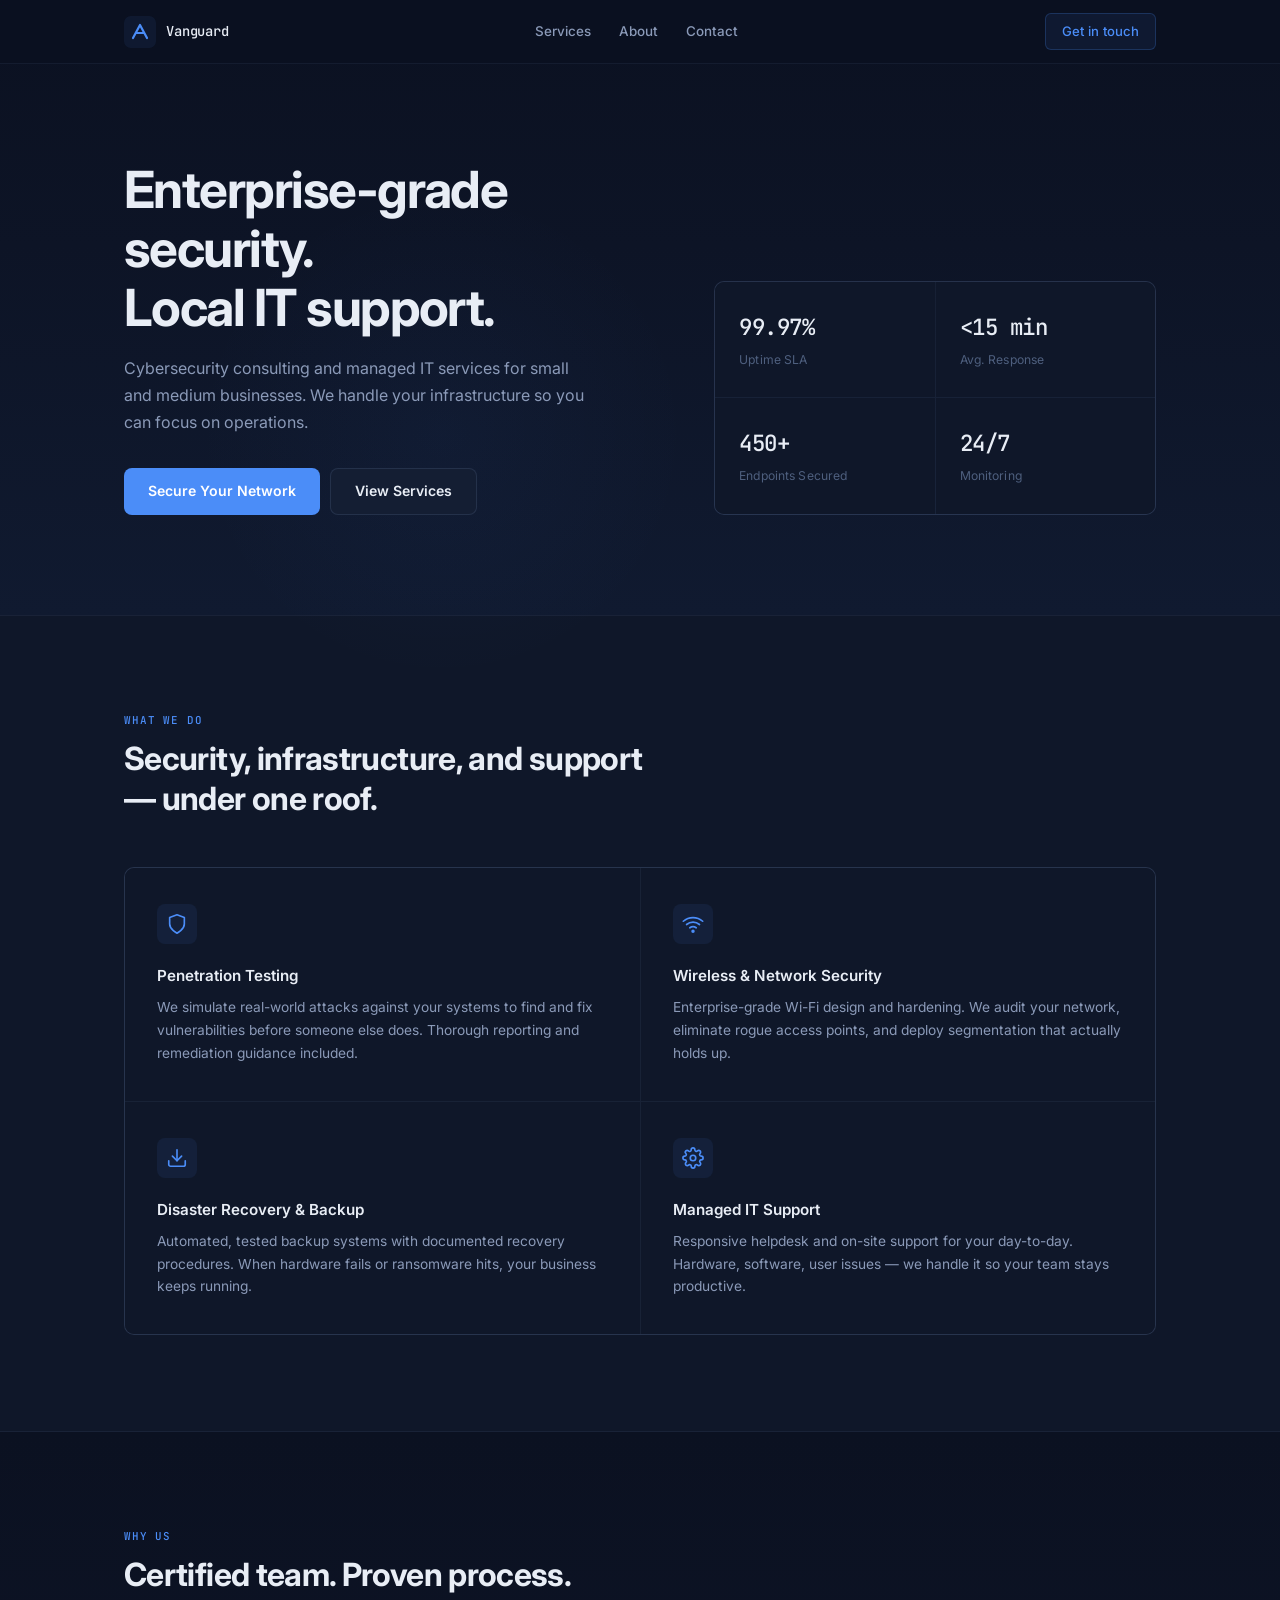
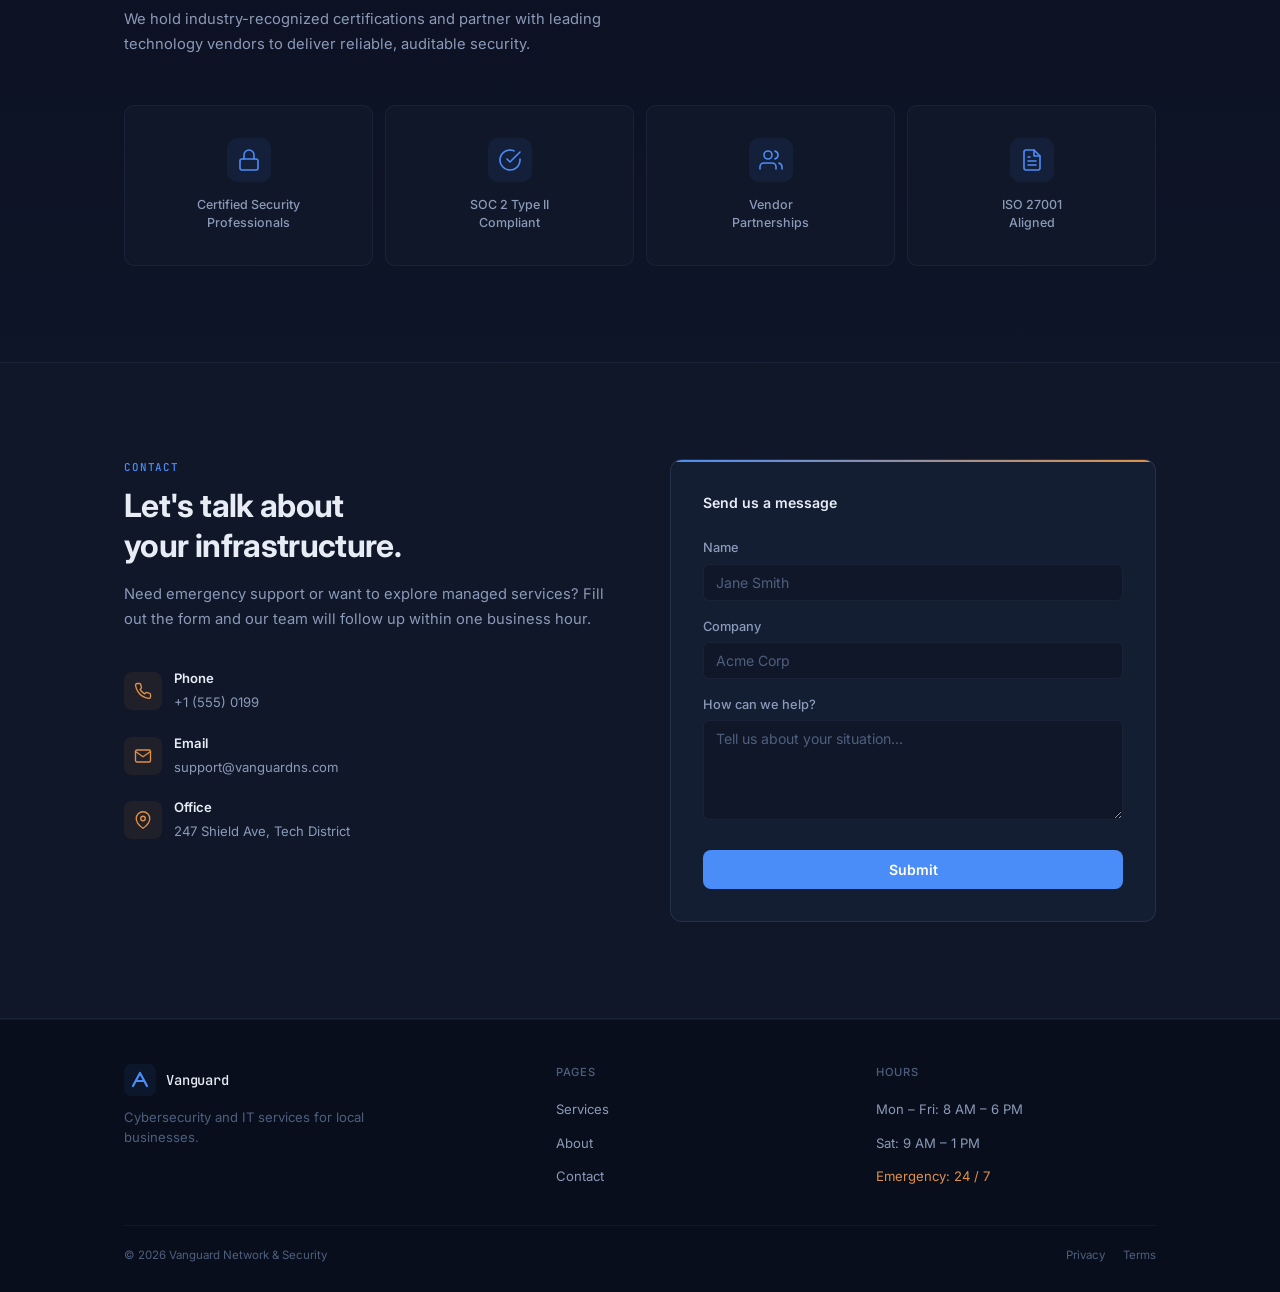
<file: 3 vanguard/index.html>
<!DOCTYPE html>
<html lang="en">
<head>
  <meta charset="UTF-8">
  <meta name="viewport" content="width=device-width, initial-scale=1.0">
  <title>Vanguard Network & Security — Enterprise-Grade Security. Local IT Support.</title>
  <meta name="description" content="Vanguard Network & Security provides enterprise-grade cybersecurity consulting and rapid-response IT support for local small and medium businesses.">
  <link rel="preconnect" href="https://fonts.googleapis.com">
  <link rel="preconnect" href="https://fonts.gstatic.com" crossorigin>
  <link href="https://fonts.googleapis.com/css2?family=Inter:wght@400;500;600;700&family=JetBrains+Mono:wght@400;500&display=swap" rel="stylesheet">
  <link rel="stylesheet" href="styles.css">
</head>
<body>

  <!-- HEADER -->
  <header class="header" id="header">
    <div class="wrap header-inner">
      <a href="#" class="logo" aria-label="Vanguard Home">
        <svg class="logo-mark" width="32" height="32" viewBox="0 0 32 32" fill="none" aria-hidden="true">
          <rect width="32" height="32" rx="7" fill="currentColor" fill-opacity=".08"/>
          <path d="M9 22l7-13 7 13" stroke="currentColor" stroke-width="2.2" stroke-linecap="round" stroke-linejoin="round"/>
          <path d="M12 17h8" stroke="currentColor" stroke-width="2.2" stroke-linecap="round"/>
        </svg>
        <span class="logo-text">Vanguard</span>
      </a>

      <nav class="nav" aria-label="Main">
        <a href="#services" class="nav-link">Services</a>
        <a href="#trust" class="nav-link">About</a>
        <a href="#contact" class="nav-link">Contact</a>
      </nav>

      <a href="#contact" class="header-cta">Get in touch</a>

      <button class="menu-toggle" id="menu-toggle" aria-label="Open menu" aria-expanded="false">
        <svg width="24" height="24" viewBox="0 0 24 24" fill="none" stroke="currentColor" stroke-width="2" stroke-linecap="round">
          <line x1="4" y1="7" x2="20" y2="7"/>
          <line x1="4" y1="12" x2="20" y2="12"/>
          <line x1="4" y1="17" x2="20" y2="17"/>
        </svg>
      </button>
    </div>
  </header>

  <!-- MOBILE NAV -->
  <div class="mobile-nav" id="mobile-nav" role="dialog" aria-label="Mobile navigation">
    <a href="#services">Services</a>
    <a href="#trust">About</a>
    <a href="#contact">Contact</a>
    <a href="#contact" class="btn btn--accent" style="margin-top:12px">Get in touch</a>
  </div>

  <!-- HERO -->
  <section class="hero" id="hero">
    <div class="wrap hero-inner">
      <div class="hero-content">
        <h1>Enterprise-grade security.<br>Local IT support.</h1>
        <p class="hero-desc">Cybersecurity consulting and managed IT services for small and medium businesses. We handle your infrastructure so you can focus on operations.</p>
        <div class="hero-actions">
          <a href="#contact" class="btn btn--accent">Secure Your Network</a>
          <a href="#services" class="btn btn--ghost">View Services</a>
        </div>
      </div>

      <div class="hero-metrics">
        <div class="metric">
          <span class="metric-value">99.97%</span>
          <span class="metric-label">Uptime SLA</span>
        </div>
        <div class="metric">
          <span class="metric-value">&lt;15 min</span>
          <span class="metric-label">Avg. Response</span>
        </div>
        <div class="metric">
          <span class="metric-value">450+</span>
          <span class="metric-label">Endpoints Secured</span>
        </div>
        <div class="metric">
          <span class="metric-value">24/7</span>
          <span class="metric-label">Monitoring</span>
        </div>
      </div>
    </div>
  </section>

  <!-- SERVICES -->
  <section class="section section--alt" id="services">
    <div class="wrap">
      <div class="section-top rv">
        <div class="section-tag">What we do</div>
        <h2 class="section-heading">Security, infrastructure, and support — under one roof.</h2>
      </div>

      <div class="services-grid rv">
        <article class="svc" id="svc-pentest">
          <div class="svc-icon">
            <svg width="22" height="22" viewBox="0 0 24 24" fill="none" stroke="currentColor" stroke-width="1.8" stroke-linecap="round" stroke-linejoin="round"><path d="M12 22s8-4 8-10V5l-8-3-8 3v7c0 6 8 10 8 10z"/></svg>
          </div>
          <h3>Penetration Testing</h3>
          <p>We simulate real-world attacks against your systems to find and fix vulnerabilities before someone else does. Thorough reporting and remediation guidance included.</p>
        </article>

        <article class="svc" id="svc-wireless">
          <div class="svc-icon">
            <svg width="22" height="22" viewBox="0 0 24 24" fill="none" stroke="currentColor" stroke-width="1.8" stroke-linecap="round" stroke-linejoin="round"><path d="M5 12.55a11 11 0 0 1 14.08 0"/><path d="M1.42 9a16 16 0 0 1 21.16 0"/><path d="M8.53 16.11a6 6 0 0 1 6.95 0"/><circle cx="12" cy="20" r="1"/></svg>
          </div>
          <h3>Wireless &amp; Network Security</h3>
          <p>Enterprise-grade Wi-Fi design and hardening. We audit your network, eliminate rogue access points, and deploy segmentation that actually holds up.</p>
        </article>

        <article class="svc" id="svc-recovery">
          <div class="svc-icon">
            <svg width="22" height="22" viewBox="0 0 24 24" fill="none" stroke="currentColor" stroke-width="1.8" stroke-linecap="round" stroke-linejoin="round"><path d="M21 15v4a2 2 0 0 1-2 2H5a2 2 0 0 1-2-2v-4"/><polyline points="7 10 12 15 17 10"/><line x1="12" y1="15" x2="12" y2="3"/></svg>
          </div>
          <h3>Disaster Recovery &amp; Backup</h3>
          <p>Automated, tested backup systems with documented recovery procedures. When hardware fails or ransomware hits, your business keeps running.</p>
        </article>

        <article class="svc" id="svc-managed">
          <div class="svc-icon">
            <svg width="22" height="22" viewBox="0 0 24 24" fill="none" stroke="currentColor" stroke-width="1.8" stroke-linecap="round" stroke-linejoin="round"><circle cx="12" cy="12" r="3"/><path d="M19.4 15a1.65 1.65 0 0 0 .33 1.82l.06.06a2 2 0 1 1-2.83 2.83l-.06-.06a1.65 1.65 0 0 0-1.82-.33 1.65 1.65 0 0 0-1 1.51V21a2 2 0 0 1-4 0v-.09A1.65 1.65 0 0 0 9 19.4a1.65 1.65 0 0 0-1.82.33l-.06.06a2 2 0 1 1-2.83-2.83l.06-.06A1.65 1.65 0 0 0 4.68 15a1.65 1.65 0 0 0-1.51-1H3a2 2 0 0 1 0-4h.09A1.65 1.65 0 0 0 4.6 9a1.65 1.65 0 0 0-.33-1.82l-.06-.06a2 2 0 1 1 2.83-2.83l.06.06A1.65 1.65 0 0 0 9 4.68a1.65 1.65 0 0 0 1-1.51V3a2 2 0 0 1 4 0v.09a1.65 1.65 0 0 0 1 1.51 1.65 1.65 0 0 0 1.82-.33l.06-.06a2 2 0 1 1 2.83 2.83l-.06.06A1.65 1.65 0 0 0 19.4 9a1.65 1.65 0 0 0 1.51 1H21a2 2 0 0 1 0 4h-.09a1.65 1.65 0 0 0-1.51 1z"/></svg>
          </div>
          <h3>Managed IT Support</h3>
          <p>Responsive helpdesk and on-site support for your day-to-day. Hardware, software, user issues — we handle it so your team stays productive.</p>
        </article>
      </div>
    </div>
  </section>

  <!-- TRUST -->
  <section class="trust" id="trust">
    <div class="wrap">
      <div class="trust-header rv">
        <div class="section-tag">Why us</div>
        <h2 class="section-heading">Certified team. Proven process.</h2>
        <p class="section-desc">We hold industry-recognized certifications and partner with leading technology vendors to deliver reliable, auditable security.</p>
      </div>

      <div class="trust-row rv">
        <div class="trust-item" id="badge-sec">
          <div class="trust-icon">
            <svg width="24" height="24" viewBox="0 0 24 24" fill="none" stroke="currentColor" stroke-width="1.6" stroke-linecap="round" stroke-linejoin="round"><rect x="3" y="11" width="18" height="11" rx="2" ry="2"/><path d="M7 11V7a5 5 0 0 1 10 0v4"/></svg>
          </div>
          <span class="trust-name">Certified Security<br>Professionals</span>
        </div>
        <div class="trust-item" id="badge-soc">
          <div class="trust-icon">
            <svg width="24" height="24" viewBox="0 0 24 24" fill="none" stroke="currentColor" stroke-width="1.6" stroke-linecap="round" stroke-linejoin="round"><path d="M22 11.08V12a10 10 0 1 1-5.93-9.14"/><polyline points="22 4 12 14.01 9 11.01"/></svg>
          </div>
          <span class="trust-name">SOC 2 Type II<br>Compliant</span>
        </div>
        <div class="trust-item" id="badge-partner">
          <div class="trust-icon">
            <svg width="24" height="24" viewBox="0 0 24 24" fill="none" stroke="currentColor" stroke-width="1.6" stroke-linecap="round" stroke-linejoin="round"><path d="M17 21v-2a4 4 0 0 0-4-4H5a4 4 0 0 0-4 4v2"/><circle cx="9" cy="7" r="4"/><path d="M23 21v-2a4 4 0 0 0-3-3.87"/><path d="M16 3.13a4 4 0 0 1 0 7.75"/></svg>
          </div>
          <span class="trust-name">Vendor<br>Partnerships</span>
        </div>
        <div class="trust-item" id="badge-iso">
          <div class="trust-icon">
            <svg width="24" height="24" viewBox="0 0 24 24" fill="none" stroke="currentColor" stroke-width="1.6" stroke-linecap="round" stroke-linejoin="round"><path d="M14 2H6a2 2 0 0 0-2 2v16a2 2 0 0 0 2 2h12a2 2 0 0 0 2-2V8z"/><polyline points="14 2 14 8 20 8"/><line x1="16" y1="13" x2="8" y2="13"/><line x1="16" y1="17" x2="8" y2="17"/><polyline points="10 9 9 9 8 9"/></svg>
          </div>
          <span class="trust-name">ISO 27001<br>Aligned</span>
        </div>
      </div>
    </div>
  </section>

  <!-- CONTACT -->
  <section class="section section--alt" id="contact">
    <div class="wrap contact-grid">
      <div class="contact-left rv">
        <div class="section-tag">Contact</div>
        <h2 class="section-heading">Let's talk about<br>your infrastructure.</h2>
        <p class="section-desc">Need emergency support or want to explore managed services? Fill out the form and our team will follow up within one business hour.</p>

        <div class="contact-meta">
          <div class="meta-row">
            <div class="meta-icon">
              <svg width="18" height="18" viewBox="0 0 24 24" fill="none" stroke="currentColor" stroke-width="1.8" stroke-linecap="round" stroke-linejoin="round"><path d="M22 16.92v3a2 2 0 0 1-2.18 2 19.79 19.79 0 0 1-8.63-3.07 19.5 19.5 0 0 1-6-6 19.79 19.79 0 0 1-3.07-8.67A2 2 0 0 1 4.11 2h3a2 2 0 0 1 2 1.72c.127.96.362 1.903.7 2.81a2 2 0 0 1-.45 2.11L8.09 9.91a16 16 0 0 0 6 6l1.27-1.27a2 2 0 0 1 2.11-.45c.907.338 1.85.573 2.81.7A2 2 0 0 1 22 16.92z"/></svg>
            </div>
            <div class="meta-text">
              <strong>Phone</strong>
              <span>+1 (555) 0199</span>
            </div>
          </div>
          <div class="meta-row">
            <div class="meta-icon">
              <svg width="18" height="18" viewBox="0 0 24 24" fill="none" stroke="currentColor" stroke-width="1.8" stroke-linecap="round" stroke-linejoin="round"><path d="M4 4h16c1.1 0 2 .9 2 2v12c0 1.1-.9 2-2 2H4c-1.1 0-2-.9-2-2V6c0-1.1.9-2 2-2z"/><polyline points="22,6 12,13 2,6"/></svg>
            </div>
            <div class="meta-text">
              <strong>Email</strong>
              <span>support@vanguardns.com</span>
            </div>
          </div>
          <div class="meta-row">
            <div class="meta-icon">
              <svg width="18" height="18" viewBox="0 0 24 24" fill="none" stroke="currentColor" stroke-width="1.8" stroke-linecap="round" stroke-linejoin="round"><path d="M21 10c0 7-9 13-9 13s-9-6-9-13a9 9 0 0 1 18 0z"/><circle cx="12" cy="10" r="3"/></svg>
            </div>
            <div class="meta-text">
              <strong>Office</strong>
              <span>247 Shield Ave, Tech District</span>
            </div>
          </div>
        </div>
      </div>

      <div class="form-card rv">
        <div class="form-card-title" id="form-title">Send us a message</div>

        <form id="ticket-form" novalidate>
          <div class="field" id="f-name">
            <label for="input-name">Name</label>
            <input type="text" id="input-name" placeholder="Jane Smith" autocomplete="name">
            <div class="field-error">Name is required.</div>
          </div>
          <div class="field" id="f-company">
            <label for="input-company">Company</label>
            <input type="text" id="input-company" placeholder="Acme Corp" autocomplete="organization">
            <div class="field-error">Company is required.</div>
          </div>
          <div class="field" id="f-issue">
            <label for="input-issue">How can we help?</label>
            <textarea id="input-issue" placeholder="Tell us about your situation..."></textarea>
            <div class="field-error">Please describe your issue.</div>
          </div>
          <button type="submit" class="btn btn--accent submit-btn" id="submit-btn">Submit</button>
        </form>

        <div class="success-state" id="success-msg">
          <div class="success-check">
            <svg width="24" height="24" viewBox="0 0 24 24" fill="none" stroke="currentColor" stroke-width="2" stroke-linecap="round" stroke-linejoin="round"><polyline points="20 6 9 17 4 12"/></svg>
          </div>
          <h3>Message sent</h3>
          <p>We'll get back to you within one business hour.</p>
        </div>
      </div>
    </div>
  </section>

  <!-- FOOTER -->
  <footer class="footer">
    <div class="wrap">
      <div class="footer-top">
        <div class="footer-brand">
          <a href="#" class="logo" aria-label="Vanguard Home">
            <svg class="logo-mark" width="32" height="32" viewBox="0 0 32 32" fill="none" aria-hidden="true">
              <rect width="32" height="32" rx="7" fill="currentColor" fill-opacity=".08"/>
              <path d="M9 22l7-13 7 13" stroke="currentColor" stroke-width="2.2" stroke-linecap="round" stroke-linejoin="round"/>
              <path d="M12 17h8" stroke="currentColor" stroke-width="2.2" stroke-linecap="round"/>
            </svg>
            <span class="logo-text">Vanguard</span>
          </a>
          <p>Cybersecurity and IT services for local businesses.</p>
        </div>

        <div class="footer-col">
          <h4>Pages</h4>
          <ul>
            <li><a href="#services">Services</a></li>
            <li><a href="#trust">About</a></li>
            <li><a href="#contact">Contact</a></li>
          </ul>
        </div>

        <div class="footer-col">
          <h4>Hours</h4>
          <ul>
            <li><span>Mon – Fri: 8 AM – 6 PM</span></li>
            <li><span>Sat: 9 AM – 1 PM</span></li>
            <li><span class="emergency">Emergency: 24 / 7</span></li>
          </ul>
        </div>
      </div>

      <div class="footer-bottom">
        <p>&copy; 2026 Vanguard Network &amp; Security</p>
        <div class="footer-legal">
          <a href="#">Privacy</a>
          <a href="#">Terms</a>
        </div>
      </div>
    </div>
  </footer>

  <script src="main.js"></script>
</body>
</html>
</file>
<file: 3 vanguard/styles.css>
/* ==========================================================
   VANGUARD NETWORK & SECURITY
   styles.css
   ========================================================== */

:root {
  /* Navy-based backgrounds with visible depth */
  --bg-0: #0b1121;
  --bg-1: #0f1729;
  --bg-2: #141e33;
  --bg-3: #1a253d;

  /* Text with warmth */
  --text-0: #e8edf5;
  --text-1: #8b9ab8;
  --text-2: #4e5f7e;

  /* Primary: confident blue */
  --accent: #4b8df8;
  --accent-soft: rgba(75, 141, 248, .08);
  --accent-border: rgba(75, 141, 248, .22);
  --accent-hover: #6ba1fb;

  /* Secondary: warm amber for key CTAs */
  --warm: #e09145;
  --warm-soft: rgba(224, 145, 69, .08);
  --warm-border: rgba(224, 145, 69, .2);

  /* Utility */
  --bad: #e5534b;
  --ok: #3fb950;

  --border: rgba(138, 163, 210, .08);
  --border-hover: rgba(138, 163, 210, .14);

  --sans: 'Inter', -apple-system, BlinkMacSystemFont, 'Segoe UI', sans-serif;
  --mono: 'JetBrains Mono', 'Fira Code', monospace;

  --ease: cubic-bezier(.25, .1, .25, 1);
  --header-h: 64px;
  --radius: 10px;
}

*, *::before, *::after { margin: 0; padding: 0; box-sizing: border-box; }

html {
  scroll-behavior: smooth;
  scroll-padding-top: var(--header-h);
}

body {
  font-family: var(--sans);
  background: var(--bg-0);
  color: var(--text-0);
  line-height: 1.6;
  -webkit-font-smoothing: antialiased;
  -moz-osx-font-smoothing: grayscale;
  overflow-x: hidden;
}

a { color: inherit; text-decoration: none; }
ul { list-style: none; }
img { display: block; max-width: 100%; }
button { font-family: inherit; cursor: pointer; }

.wrap { max-width: 1080px; margin: 0 auto; padding: 0 24px; }


/* ==========================================================
   HEADER
   ========================================================== */
.header {
  position: fixed;
  inset: 0 0 auto;
  height: var(--header-h);
  z-index: 100;
  background: rgba(11, 17, 33, .8);
  backdrop-filter: blur(14px);
  -webkit-backdrop-filter: blur(14px);
  border-bottom: 1px solid var(--border);
}

.header.scrolled { background: rgba(11, 17, 33, .95); }

.header-inner {
  display: flex;
  align-items: center;
  justify-content: space-between;
  height: 100%;
}

.logo { display: flex; align-items: center; gap: 10px; }
.logo-mark { flex-shrink: 0; color: var(--accent); }

.logo-text {
  font-family: var(--mono);
  font-size: .86rem;
  font-weight: 500;
  letter-spacing: -.01em;
  color: var(--text-0);
}

.nav { display: flex; align-items: center; gap: 28px; }

.nav-link {
  font-size: .84rem;
  font-weight: 500;
  color: var(--text-1);
  transition: color .2s var(--ease);
}
.nav-link:hover { color: var(--text-0); }

.header-cta {
  font-size: .82rem;
  font-weight: 500;
  color: var(--accent);
  border: 1px solid var(--accent-border);
  border-radius: 6px;
  padding: 7px 16px;
  background: var(--accent-soft);
  transition: background .2s var(--ease), color .2s var(--ease);
  text-decoration: none;
}
.header-cta:hover { background: var(--accent); color: #fff; }

.menu-toggle {
  display: none;
  background: none;
  border: none;
  color: var(--text-0);
  padding: 4px;
}


/* ==========================================================
   MOBILE NAV
   ========================================================== */
.mobile-nav {
  position: fixed;
  inset: 0;
  z-index: 99;
  background: rgba(11, 17, 33, .97);
  backdrop-filter: blur(20px);
  display: flex;
  flex-direction: column;
  align-items: center;
  justify-content: center;
  gap: 28px;
  opacity: 0;
  pointer-events: none;
  transition: opacity .25s var(--ease);
}
.mobile-nav.open { opacity: 1; pointer-events: all; }

.mobile-nav a {
  font-size: 1.2rem;
  font-weight: 600;
  color: var(--text-1);
  transition: color .15s;
}
.mobile-nav a:hover { color: var(--text-0); }


/* ==========================================================
   BUTTONS
   ========================================================== */
.btn {
  display: inline-flex;
  align-items: center;
  justify-content: center;
  font-size: .88rem;
  font-weight: 600;
  padding: 11px 24px;
  border-radius: 8px;
  border: none;
  cursor: pointer;
  transition: transform .12s var(--ease), box-shadow .2s var(--ease), background .2s var(--ease);
}
.btn:active { transform: scale(.97); }

.btn--accent {
  background: var(--accent);
  color: #fff;
}
.btn--accent:hover {
  background: var(--accent-hover);
  box-shadow: 0 4px 24px rgba(75, 141, 248, .2);
}

.btn--ghost {
  background: var(--bg-2);
  color: var(--text-0);
  border: 1px solid var(--border-hover);
}
.btn--ghost:hover {
  border-color: var(--accent-border);
  background: var(--bg-3);
}


/* ==========================================================
   HERO
   ========================================================== */
.hero {
  padding: 160px 0 100px;
  background: linear-gradient(
    180deg,
    var(--bg-0) 0%,
    #0d1426 40%,
    #101a30 100%
  );
  position: relative;
}

/* Subtle radial glow behind hero content */
.hero::before {
  content: '';
  position: absolute;
  top: 30%;
  left: 15%;
  width: 500px;
  height: 500px;
  background: radial-gradient(circle, rgba(75, 141, 248, .04) 0%, transparent 70%);
  pointer-events: none;
}

.hero-inner {
  display: grid;
  grid-template-columns: 1.2fr 1fr;
  gap: 60px;
  align-items: end;
  position: relative;
  z-index: 1;
}

.hero h1 {
  font-size: clamp(2.2rem, 4.5vw, 3.2rem);
  font-weight: 700;
  line-height: 1.15;
  letter-spacing: -.03em;
  margin-bottom: 18px;
}

.hero-desc {
  font-size: 1rem;
  color: var(--text-1);
  max-width: 460px;
  line-height: 1.7;
  margin-bottom: 32px;
}

.hero-actions { display: flex; gap: 10px; flex-wrap: wrap; }

/* Metrics block */
.hero-metrics {
  display: grid;
  grid-template-columns: 1fr 1fr;
  gap: 1px;
  background: var(--border);
  border: 1px solid var(--border-hover);
  border-radius: var(--radius);
  overflow: hidden;
}

.metric {
  background: var(--bg-1);
  padding: 28px 24px;
  display: flex;
  flex-direction: column;
  gap: 4px;
}

.metric-value {
  font-family: var(--mono);
  font-size: 1.4rem;
  font-weight: 500;
  letter-spacing: -.02em;
  color: var(--text-0);
}

.metric-label {
  font-size: .76rem;
  color: var(--text-2);
  letter-spacing: .01em;
}


/* ==========================================================
   SECTIONS
   ========================================================== */
.section { padding: 96px 0; }

.section--alt {
  background: var(--bg-1);
  border-top: 1px solid var(--border);
  border-bottom: 1px solid var(--border);
}

.section-tag {
  font-family: var(--mono);
  font-size: .68rem;
  font-weight: 500;
  letter-spacing: .08em;
  text-transform: uppercase;
  color: var(--accent);
  margin-bottom: 10px;
}

.section-heading {
  font-size: clamp(1.5rem, 3vw, 2rem);
  font-weight: 700;
  letter-spacing: -.02em;
  line-height: 1.25;
  margin-bottom: 12px;
  max-width: 540px;
}

.section-desc {
  font-size: .92rem;
  color: var(--text-1);
  max-width: 480px;
  line-height: 1.7;
}

.section-top { margin-bottom: 48px; }


/* ==========================================================
   SERVICES
   ========================================================== */
.services-grid {
  display: grid;
  grid-template-columns: repeat(2, 1fr);
  gap: 1px;
  background: var(--border);
  border: 1px solid var(--border-hover);
  border-radius: var(--radius);
  overflow: hidden;
}

.svc {
  background: var(--bg-1);
  padding: 36px 32px;
  transition: background .2s var(--ease);
}
.svc:hover { background: var(--bg-2); }

.svc-icon {
  width: 40px;
  height: 40px;
  display: flex;
  align-items: center;
  justify-content: center;
  border-radius: 8px;
  background: var(--accent-soft);
  color: var(--accent);
  margin-bottom: 20px;
  transition: background .2s var(--ease), box-shadow .2s var(--ease);
}

.svc:hover .svc-icon {
  background: rgba(75, 141, 248, .14);
  box-shadow: 0 0 12px rgba(75, 141, 248, .08);
}

.svc h3 {
  font-size: .95rem;
  font-weight: 600;
  margin-bottom: 8px;
}

.svc p {
  font-size: .86rem;
  color: var(--text-1);
  line-height: 1.65;
}


/* ==========================================================
   TRUST
   ========================================================== */
.trust {
  padding: 96px 0;
  background: linear-gradient(
    180deg,
    var(--bg-0) 0%,
    #0e1528 100%
  );
}

.trust-header { margin-bottom: 48px; }
.trust-header .section-desc { margin-top: 12px; }

.trust-row {
  display: grid;
  grid-template-columns: repeat(4, 1fr);
  gap: 12px;
}

.trust-item {
  display: flex;
  flex-direction: column;
  align-items: center;
  gap: 14px;
  padding: 32px 16px;
  background: var(--bg-1);
  border: 1px solid var(--border);
  border-radius: var(--radius);
  text-align: center;
  transition: border-color .2s var(--ease), background .2s var(--ease);
}
.trust-item:hover {
  border-color: var(--accent-border);
  background: var(--bg-2);
}

.trust-icon {
  width: 44px;
  height: 44px;
  display: flex;
  align-items: center;
  justify-content: center;
  border-radius: 10px;
  background: var(--accent-soft);
  color: var(--accent);
}

.trust-name {
  font-size: .78rem;
  font-weight: 500;
  color: var(--text-1);
  line-height: 1.45;
}


/* ==========================================================
   CONTACT
   ========================================================== */
.contact-grid {
  display: grid;
  grid-template-columns: 1fr 1fr;
  gap: 60px;
  align-items: start;
}

.contact-left .section-heading { margin-bottom: 16px; }
.contact-left .section-desc   { margin-bottom: 36px; }

.contact-meta { display: flex; flex-direction: column; gap: 18px; }

.meta-row { display: flex; align-items: center; gap: 12px; }

.meta-icon {
  width: 38px;
  height: 38px;
  display: flex;
  align-items: center;
  justify-content: center;
  border-radius: 8px;
  background: var(--warm-soft);
  color: var(--warm);
  flex-shrink: 0;
}

.meta-text strong {
  display: block;
  font-size: .82rem;
  font-weight: 600;
}

.meta-text span {
  font-size: .82rem;
  color: var(--text-1);
}

/* Form */
.form-card {
  background: var(--bg-2);
  border: 1px solid var(--border-hover);
  border-radius: 12px;
  padding: 32px;
  position: relative;
  overflow: hidden;
}

.form-card::before {
  content: '';
  position: absolute;
  inset: 0 0 auto;
  height: 2px;
  background: linear-gradient(90deg, var(--accent), var(--warm));
}

.form-card-title {
  font-size: .88rem;
  font-weight: 600;
  margin-bottom: 24px;
}

.field { margin-bottom: 16px; }

.field label {
  display: block;
  font-size: .8rem;
  font-weight: 500;
  color: var(--text-1);
  margin-bottom: 5px;
}

.field input,
.field textarea {
  width: 100%;
  padding: 9px 12px;
  background: var(--bg-1);
  border: 1px solid var(--border);
  border-radius: 6px;
  color: var(--text-0);
  font-family: var(--sans);
  font-size: .88rem;
  outline: none;
  transition: border-color .2s var(--ease), box-shadow .2s var(--ease);
}
.field input::placeholder,
.field textarea::placeholder { color: var(--text-2); }

.field input:focus,
.field textarea:focus {
  border-color: var(--accent-border);
  box-shadow: 0 0 0 3px var(--accent-soft);
}

.field textarea { min-height: 100px; resize: vertical; }

.field input.invalid,
.field textarea.invalid { border-color: var(--bad); }

.field-error {
  font-size: .72rem;
  color: var(--bad);
  margin-top: 4px;
  display: none;
}
.field.has-error .field-error { display: block; }

.submit-btn { width: 100%; margin-top: 6px; }

/* Success */
.success-state {
  display: none;
  text-align: center;
  padding: 44px 16px;
  flex-direction: column;
  align-items: center;
  gap: 10px;
}
.success-state.show { display: flex; }

.success-check {
  width: 48px;
  height: 48px;
  border-radius: 50%;
  background: rgba(63, 185, 80, .1);
  display: flex;
  align-items: center;
  justify-content: center;
  color: var(--ok);
  margin-bottom: 4px;
}

.success-state h3 { font-size: 1rem; font-weight: 600; }
.success-state p  { font-size: .86rem; color: var(--text-1); max-width: 300px; }


/* ==========================================================
   FOOTER
   ========================================================== */
.footer {
  padding: 44px 0 28px;
  border-top: 1px solid var(--border);
  background: #080e1b;
}

.footer-top {
  display: grid;
  grid-template-columns: 1.4fr 1fr 1fr;
  gap: 40px;
  margin-bottom: 36px;
}

.footer-brand p {
  font-size: .82rem;
  color: var(--text-2);
  margin-top: 12px;
  line-height: 1.5;
  max-width: 280px;
}

.footer-col h4 {
  font-size: .7rem;
  font-weight: 500;
  text-transform: uppercase;
  letter-spacing: .06em;
  color: var(--text-2);
  margin-bottom: 14px;
}

.footer-col li + li { margin-top: 8px; }

.footer-col a,
.footer-col span {
  font-size: .82rem;
  color: var(--text-1);
  transition: color .15s;
}
.footer-col a:hover { color: var(--text-0); }
.footer-col .emergency { color: var(--warm); }

.footer-bottom {
  display: flex;
  justify-content: space-between;
  align-items: center;
  flex-wrap: wrap;
  gap: 10px;
  padding-top: 20px;
  border-top: 1px solid var(--border);
}

.footer-bottom p { font-size: .72rem; color: var(--text-2); }

.footer-legal { display: flex; gap: 18px; }
.footer-legal a { font-size: .72rem; color: var(--text-2); transition: color .15s; }
.footer-legal a:hover { color: var(--text-1); }


/* ==========================================================
   SCROLL REVEAL
   ========================================================== */
.rv {
  opacity: 0;
  transform: translateY(16px);
  transition: opacity .5s var(--ease), transform .5s var(--ease);
}
.rv.in { opacity: 1; transform: none; }


/* ==========================================================
   RESPONSIVE
   ========================================================== */
@media (max-width: 960px) {
  .hero-inner { grid-template-columns: 1fr; gap: 40px; }
  .hero-metrics { max-width: 440px; }
  .contact-grid { grid-template-columns: 1fr; gap: 40px; }
  .footer-top { grid-template-columns: 1fr 1fr; }
}

@media (max-width: 680px) {
  .nav, .header-cta { display: none; }
  .menu-toggle { display: block; }

  .hero { padding: 120px 0 72px; }
  .section { padding: 64px 0; }
  .trust { padding: 64px 0; }

  .services-grid { grid-template-columns: 1fr; }
  .trust-row { grid-template-columns: repeat(2, 1fr); }

  .hero-actions { flex-direction: column; }
  .hero-actions .btn { width: 100%; }

  .hero-metrics { max-width: 100%; }

  .footer-top { grid-template-columns: 1fr; gap: 24px; }
  .footer-bottom { flex-direction: column; align-items: flex-start; }

  .form-card { padding: 24px 20px; }
  .svc { padding: 28px 22px; }
}

@media (max-width: 420px) {
  .trust-row { grid-template-columns: 1fr; }
}
</file>
